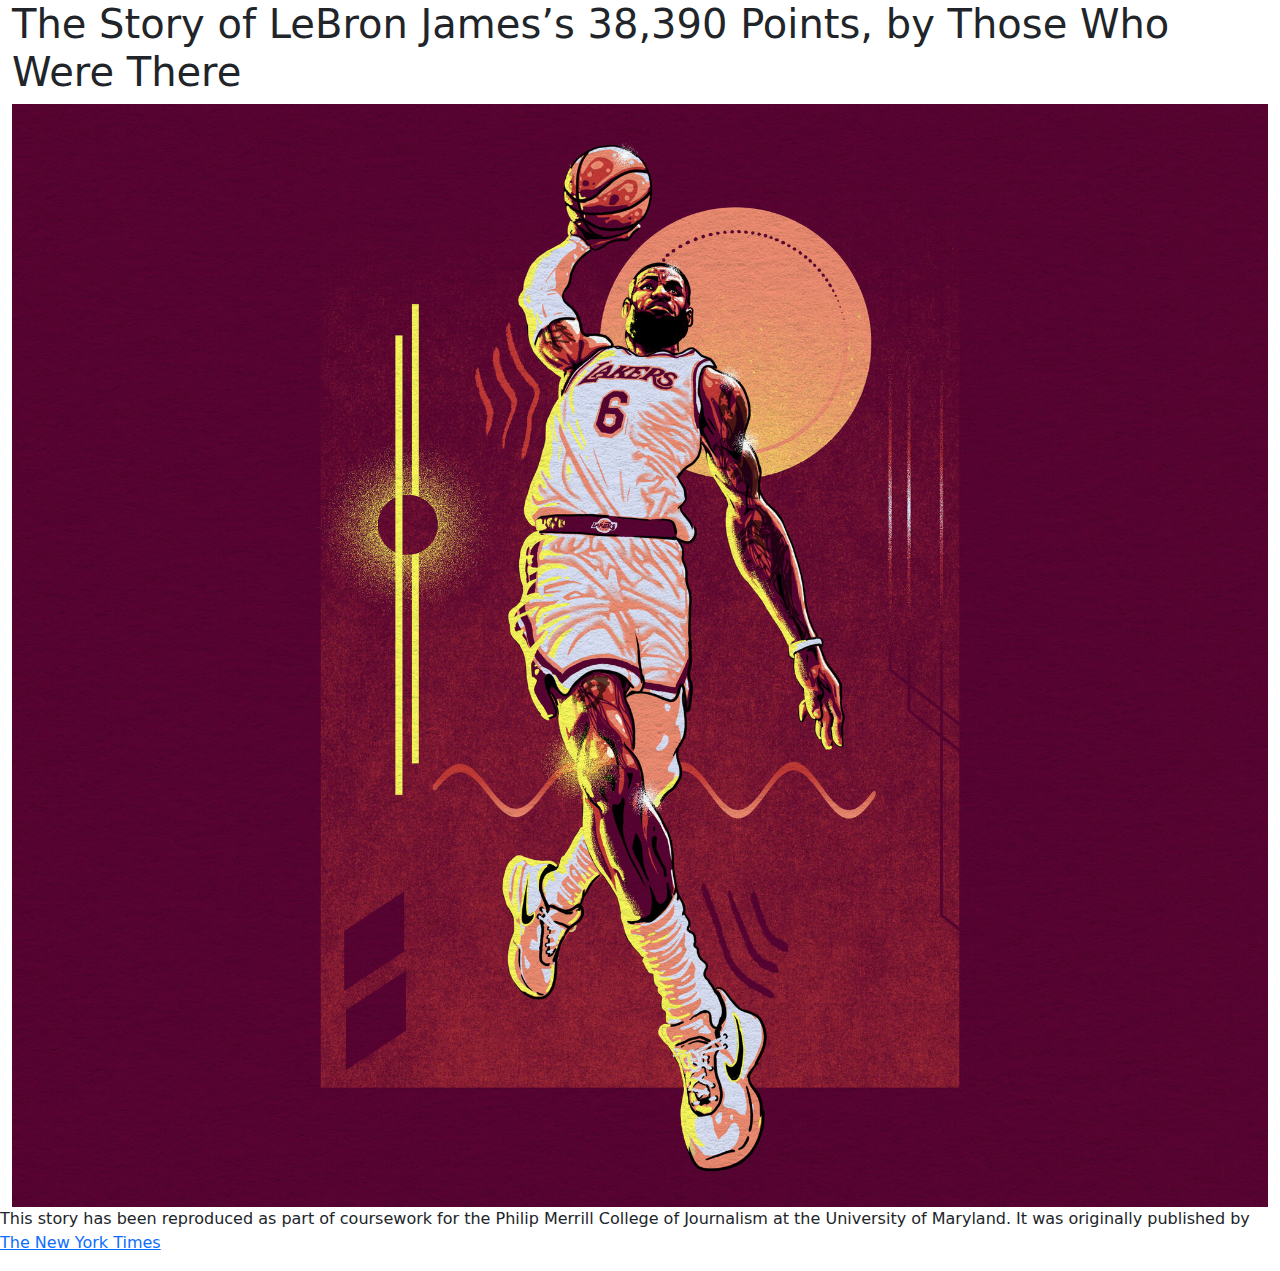
<file: Scraps/index.html>
<!doctype html>
<html lang="en">
    <head>
        <title>Final Project</title>
        <meta charset="utf-8" />
        <meta name="viewport" content="width=device-width, initial-scale=1, shrink-to-fit=no" />

        <!-- Bootstrap CSS -->
        <link
            href="https://cdn.jsdelivr.net/npm/bootstrap@5.3.3/dist/css/bootstrap.min.css"
            rel="stylesheet"
            integrity="sha384-QWTKZyjpPEjISv5WaRU9OFeRpok6YctnYmDr5pNlyT2bRjXh0JMhjY6hW+ALEwIH"
            crossorigin="anonymous" />

        <link href="style.css" rel="stylesheet" />
    </head>

    <body>
        <div class="container-fluid" id="topper">
            <div class="row">
                <div class="col"> 
                <h1>The Story of LeBron James’s 38,390 Points, by Those Who Were There</h1>
                    <img src=Lebron%20Animated%20Dunk.jpg>
                </div>
            </div>
        </div>
        <p>This story has been reproduced as part of coursework for the Philip Merrill College of Journalism at the University of Maryland. It was originally published by <a href="https://www.nytimes.com/2023/02/07/sports/basketball/lebron-james-career.html" target="_blank">The New York Times</a></p>
    </body>
</html>
</file>
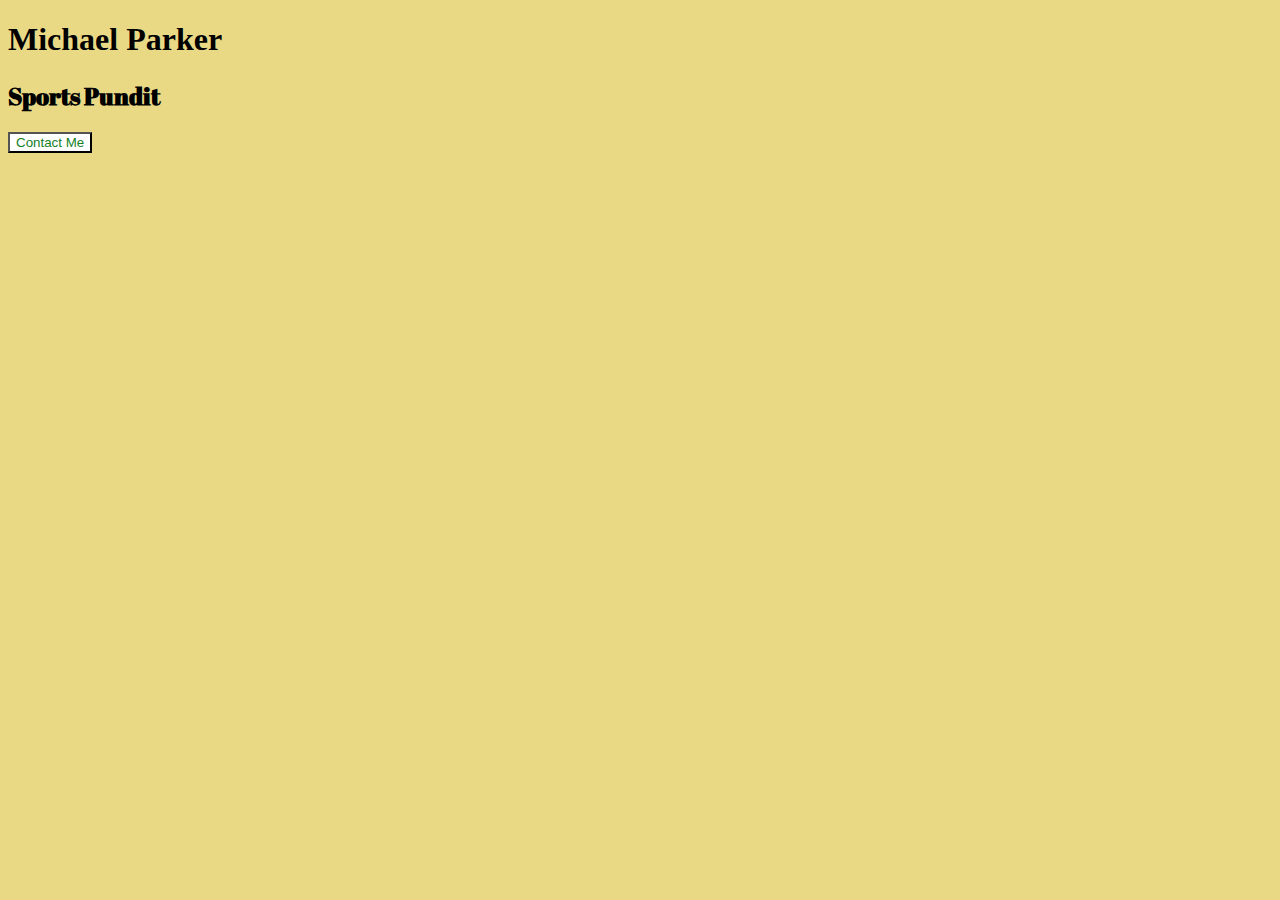
<file: stylingassignment/contact-button-assignment/index.html>
<!DOCTYPE html>
<html lang="en">
<head>
    <link rel="preconnect" href="https://fonts.googleapis.com">
<link rel="preconnect" href="https://fonts.gstatic.com" crossorigin>
<link href="https://fonts.googleapis.com/css2?family=Abril+Fatface&display=swap" rel="stylesheet">
    <link href="style.css" rel="stylesheet">
    <title>Michael Parker Button</title>
</head>
    
<body>
   <h1>Michael Parker</h1>
   <h2>Sports Pundit</h2>    
    <button>Contact Me</button>
</body>
    
</html>
</file>
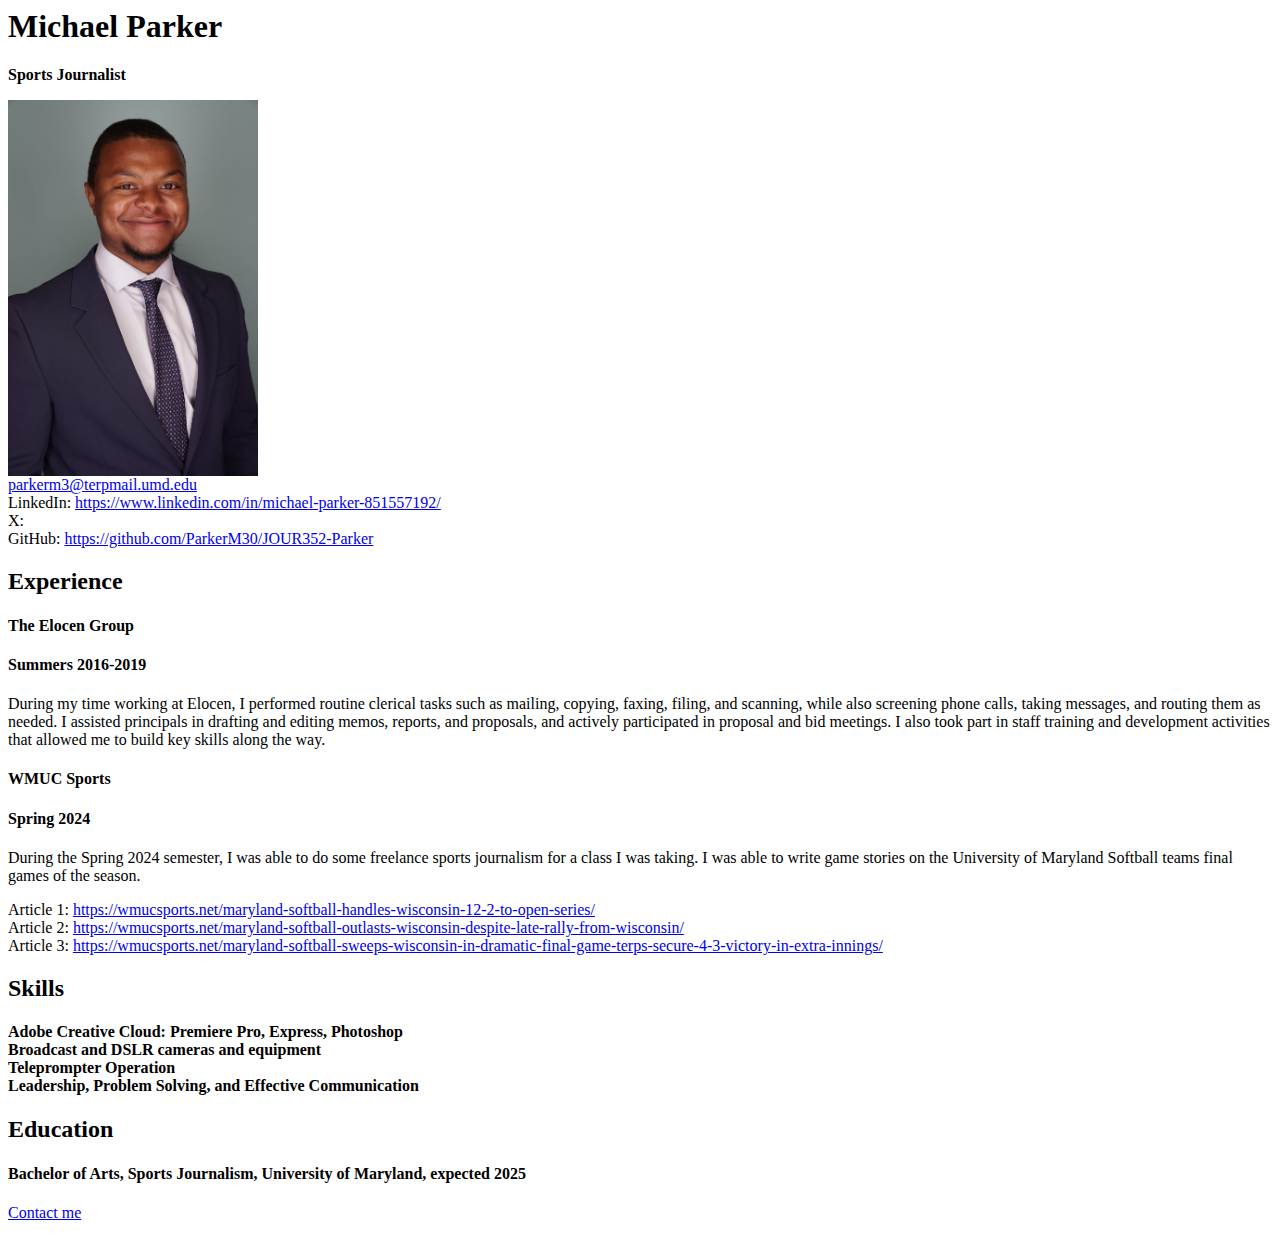
<file: resume.html>
<html>
  <head>
    <title>Michael Parker</title>
  </head>
  
  <body>
      <!--I built this myself:-->
    <h1>Michael Parker</h1>
    <p><strong>Sports Journalist</strong></p>
    
    <img src="Business%20Headshot.JPG" alt="A Photo of me" width="250" />
    
    <div id="contact">
    <a href="parkerm3@terpmail.umd.edu">parkerm3@terpmail.umd.edu</a>
    <br />
      LinkedIn:
      <a href="https://www.linkedin.com/in/michael-parker-851557192/" target="_blank"
         >https://www.linkedin.com/in/michael-parker-851557192/</a
      >
      <br />
      X: <a href="https://x.com/MParker3_" target="_blank"></a><br />
      
      GitHub:
      <a href="https://github.com/ParkerM30/JOUR352-Parker" target="_blank"
         >https://github.com/ParkerM30/JOUR352-Parker</a
        >
    </div>
    
    <h2>Experience</h2>
    
    <h4>The Elocen Group</h4>
    <h4>Summers 2016-2019</h4>
    
    <p>
      During my time working at Elocen, I performed routine clerical tasks such as mailing, copying,
      faxing, filing, and scanning, while also screening phone calls, taking messages, and routing them as needed. 
      I assisted principals in drafting and editing memos, reports, and proposals, and actively participated in proposal and bid meetings.
      I also took part in staff training and development activities that allowed me to build key skills along the way.
    </p>
    
    <h4>WMUC Sports</h4>
    <h4>Spring 2024</h4>
    
    <p>During the Spring 2024 semester, I was able to do some freelance sports journalism for a class I was taking. I was able to write game 
      stories on the University of Maryland Softball teams final games of the season.</p>
    
    Article 1:
    <a href="https://wmucsports.net/maryland-softball-handles-wisconsin-12-2-to-open-series/" target="_blank"
       >https://wmucsports.net/maryland-softball-handles-wisconsin-12-2-to-open-series/</a
      >
    <br />
    Article 2:
    <a href="https://wmucsports.net/maryland-softball-outlasts-wisconsin-despite-late-rally-from-wisconsin/" target="_blank"
       >https://wmucsports.net/maryland-softball-outlasts-wisconsin-despite-late-rally-from-wisconsin/</a
      >
    <br />
    Article 3:
    <a href="https://wmucsports.net/maryland-softball-sweeps-wisconsin-in-dramatic-final-game-terps-secure-4-3-victory-in-extra-innings/" target="_blank"
       >https://wmucsports.net/maryland-softball-sweeps-wisconsin-in-dramatic-final-game-terps-secure-4-3-victory-in-extra-innings/</a
      >
    <br />
    <h2>Skills</h2>
       
    <h4>
      
      Adobe Creative Cloud: Premiere Pro, Express, Photoshop
      <br />
      Broadcast and DSLR cameras and equipment
      <br />
      Teleprompter Operation
      <br />
      Leadership, Problem Solving, and Effective Communication
    </h4>
    <ul></ul>
    
    <h2>Education</h2>
    <h4>Bachelor of Arts, Sports Journalism, University of Maryland, expected 2025</h4>
    
    <p><a href="#contact">Contact me</a></p>
       </body>
</html>
</file>
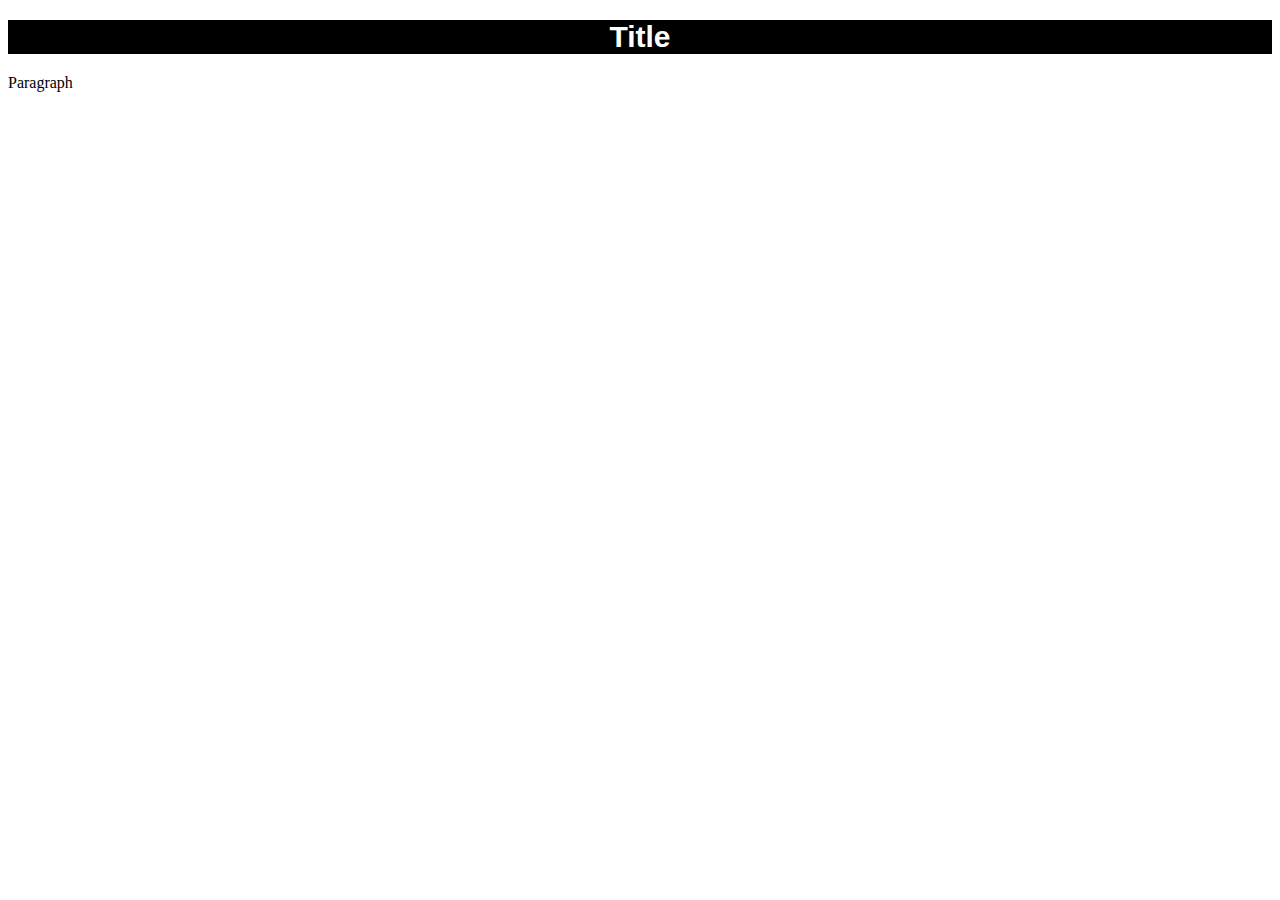
<file: stylingassignment/styled-text.html>
<!DOCTYPE html>
<html lang="en">
<head>
    <style>
    h1 { 
        background-color:black;
        color:white;
        font-family:Arial;
        font-size:30px;
        text-align:center;
    </style>
    <title>Stytled Text</title>
</head>
    
<body>
    <h1>
        Title
    </h1>
    <p>Paragraph</p>
</body>
    
</html>
</file>
<file: stylingassignment/contact-button-assignment/style.css>
/*
MY COLOR PALETTE
Flax - #E9D985
Office Green - #157F1F
Color 3 - #HEX
Color 4 - #HEX
Color 5 - #HEX
*/

body{
    background-color:#E9D985;
}

button {
    background-color:#FFFFFF;
    color: #157F1F
}

button:hover {
    background-color:#E9D985;
}

h2 {
    font-family: "Abril Fatface", serif;
}
</file>
<file: Scraps/style.css>
img {
    width:100%;
}

#topper2 {
    background-image: url(Lebron%20Animated%20Dunk.jpg);
        background-size: cover
}

h1 {
    margin-bottom: 0px 0px 300px 0px;
    
}
</file>
